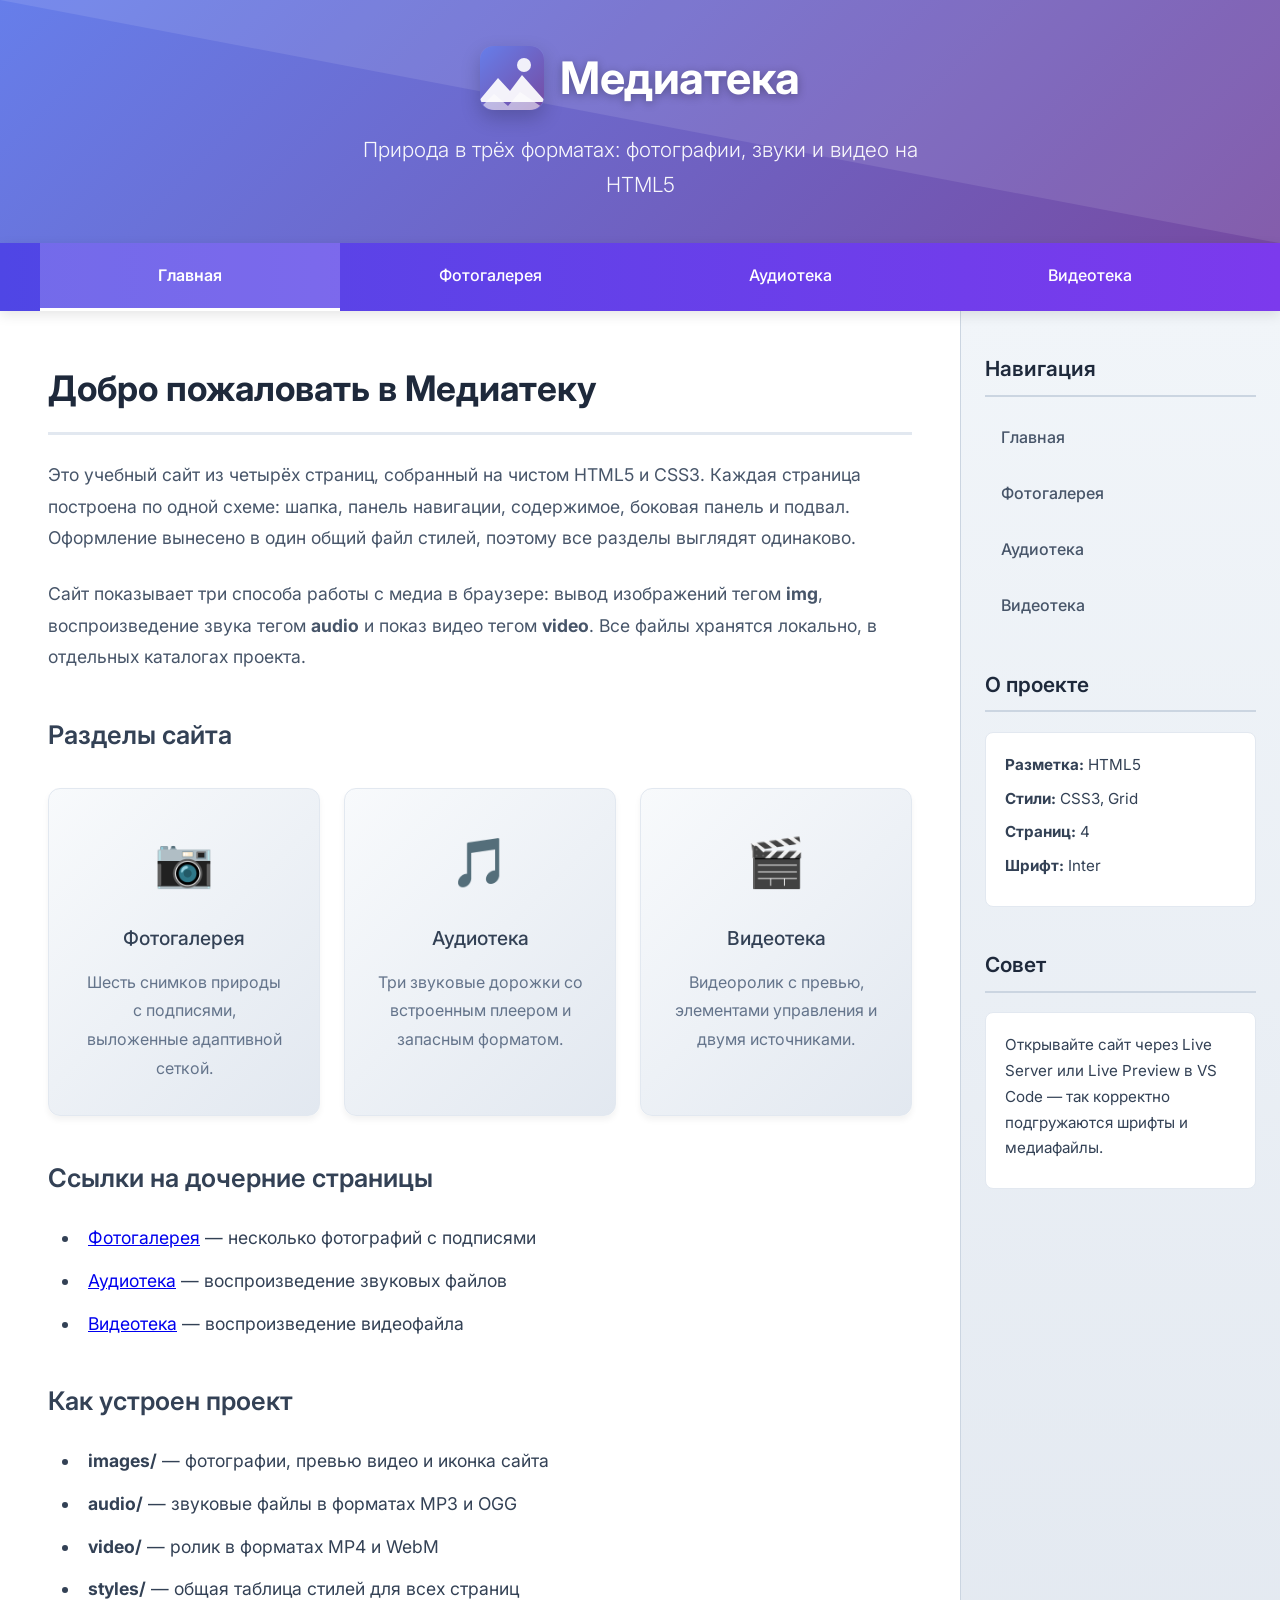
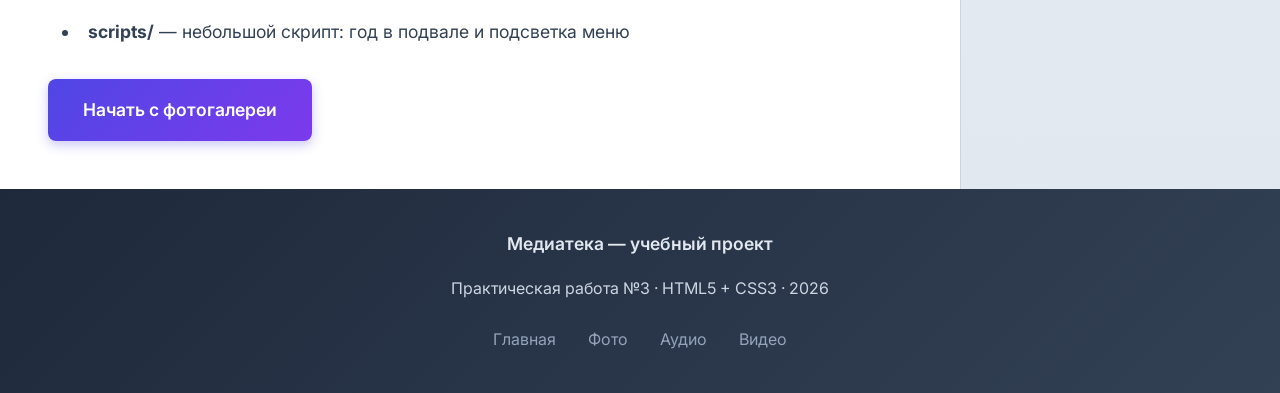
<file: index.html>
<!DOCTYPE html>
<html lang="ru">
<head>
    <meta charset="UTF-8">
    <meta name="viewport" content="width=device-width, initial-scale=1.0">
    <meta name="description" content="Медиатека — учебный сайт из четырёх страниц: фотогалерея, аудиотека и видеотека.">
    <title>Медиатека — главная</title>
    <link rel="icon" type="image/svg+xml" href="images/favicon.svg">
    <link rel="preconnect" href="https://fonts.googleapis.com">
    <link rel="preconnect" href="https://fonts.gstatic.com" crossorigin>
    <link rel="stylesheet" href="styles/styles.css">
    <script src="scripts/script.js" defer></script>
</head>
<body>
<div class="container">

    <header>
        <div class="header-content">
            <div class="logo">
                <img src="images/favicon.svg" alt="Логотип сайта Медиатека" width="64" height="64">
                <h1>Медиатека</h1>
            </div>
            <p>Природа в трёх форматах: фотографии, звуки и видео на HTML5</p>
        </div>
    </header>

    <nav>
        <ul>
            <li><a href="index.html" class="nav-link active">Главная</a></li>
            <li><a href="photo.html" class="nav-link">Фотогалерея</a></li>
            <li><a href="audio.html" class="nav-link">Аудиотека</a></li>
            <li><a href="video.html" class="nav-link">Видеотека</a></li>
        </ul>
    </nav>

    <main class="content">
        <h2>Добро пожаловать в Медиатеку</h2>
        <p>
            Это учебный сайт из четырёх страниц, собранный на чистом HTML5 и CSS3.
            Каждая страница построена по одной схеме: шапка, панель навигации,
            содержимое, боковая панель и подвал. Оформление вынесено в один общий
            файл стилей, поэтому все разделы выглядят одинаково.
        </p>
        <p>
            Сайт показывает три способа работы с медиа в браузере: вывод изображений
            тегом <strong>img</strong>, воспроизведение звука тегом <strong>audio</strong>
            и показ видео тегом <strong>video</strong>. Все файлы хранятся локально,
            в отдельных каталогах проекта.
        </p>

        <h3>Разделы сайта</h3>
        <div class="features-grid">
            <div class="feature-card">
                <div class="feature-icon">📷</div>
                <h4>Фотогалерея</h4>
                <p>Шесть снимков природы с подписями, выложенные адаптивной сеткой.</p>
            </div>
            <div class="feature-card">
                <div class="feature-icon">🎵</div>
                <h4>Аудиотека</h4>
                <p>Три звуковые дорожки со встроенным плеером и запасным форматом.</p>
            </div>
            <div class="feature-card">
                <div class="feature-icon">🎬</div>
                <h4>Видеотека</h4>
                <p>Видеоролик с превью, элементами управления и двумя источниками.</p>
            </div>
        </div>

        <h3>Ссылки на дочерние страницы</h3>
        <ul class="page-list">
            <li><a href="photo.html">Фотогалерея</a> — несколько фотографий с подписями</li>
            <li><a href="audio.html">Аудиотека</a> — воспроизведение звуковых файлов</li>
            <li><a href="video.html">Видеотека</a> — воспроизведение видеофайла</li>
        </ul>

        <h3>Как устроен проект</h3>
        <ul class="page-list">
            <li><strong>images/</strong> — фотографии, превью видео и иконка сайта</li>
            <li><strong>audio/</strong> — звуковые файлы в форматах MP3 и OGG</li>
            <li><strong>video/</strong> — ролик в форматах MP4 и WebM</li>
            <li><strong>styles/</strong> — общая таблица стилей для всех страниц</li>
            <li><strong>scripts/</strong> — небольшой скрипт: год в подвале и подсветка меню</li>
        </ul>

        <a href="photo.html" class="btn primary-btn">Начать с фотогалереи</a>
    </main>

    <aside class="sidebar">
        <section class="sidebar-section">
            <h3>Навигация</h3>
            <ul class="sidebar-links">
                <li><a href="index.html">Главная</a></li>
                <li><a href="photo.html">Фотогалерея</a></li>
                <li><a href="audio.html">Аудиотека</a></li>
                <li><a href="video.html">Видеотека</a></li>
            </ul>
        </section>

        <section class="sidebar-section">
            <h3>О проекте</h3>
            <div class="tech-info">
                <p><strong>Разметка:</strong> HTML5</p>
                <p><strong>Стили:</strong> CSS3, Grid</p>
                <p><strong>Страниц:</strong> 4</p>
                <p><strong>Шрифт:</strong> Inter</p>
            </div>
        </section>

        <section class="sidebar-section">
            <h3>Совет</h3>
            <div class="tech-info">
                <p>Открывайте сайт через Live Server или Live Preview в VS Code — так корректно подгружаются шрифты и медиафайлы.</p>
            </div>
        </section>
    </aside>

    <footer>
        <div class="footer-content">
            <p>Медиатека — учебный проект</p>
            <p>Практическая работа №3 · HTML5 + CSS3 · <span id="year">2026</span></p>
            <div class="footer-links">
                <a href="index.html">Главная</a>
                <a href="photo.html">Фото</a>
                <a href="audio.html">Аудио</a>
                <a href="video.html">Видео</a>
            </div>
        </div>
    </footer>

</div>
</body>
</html>
</file>
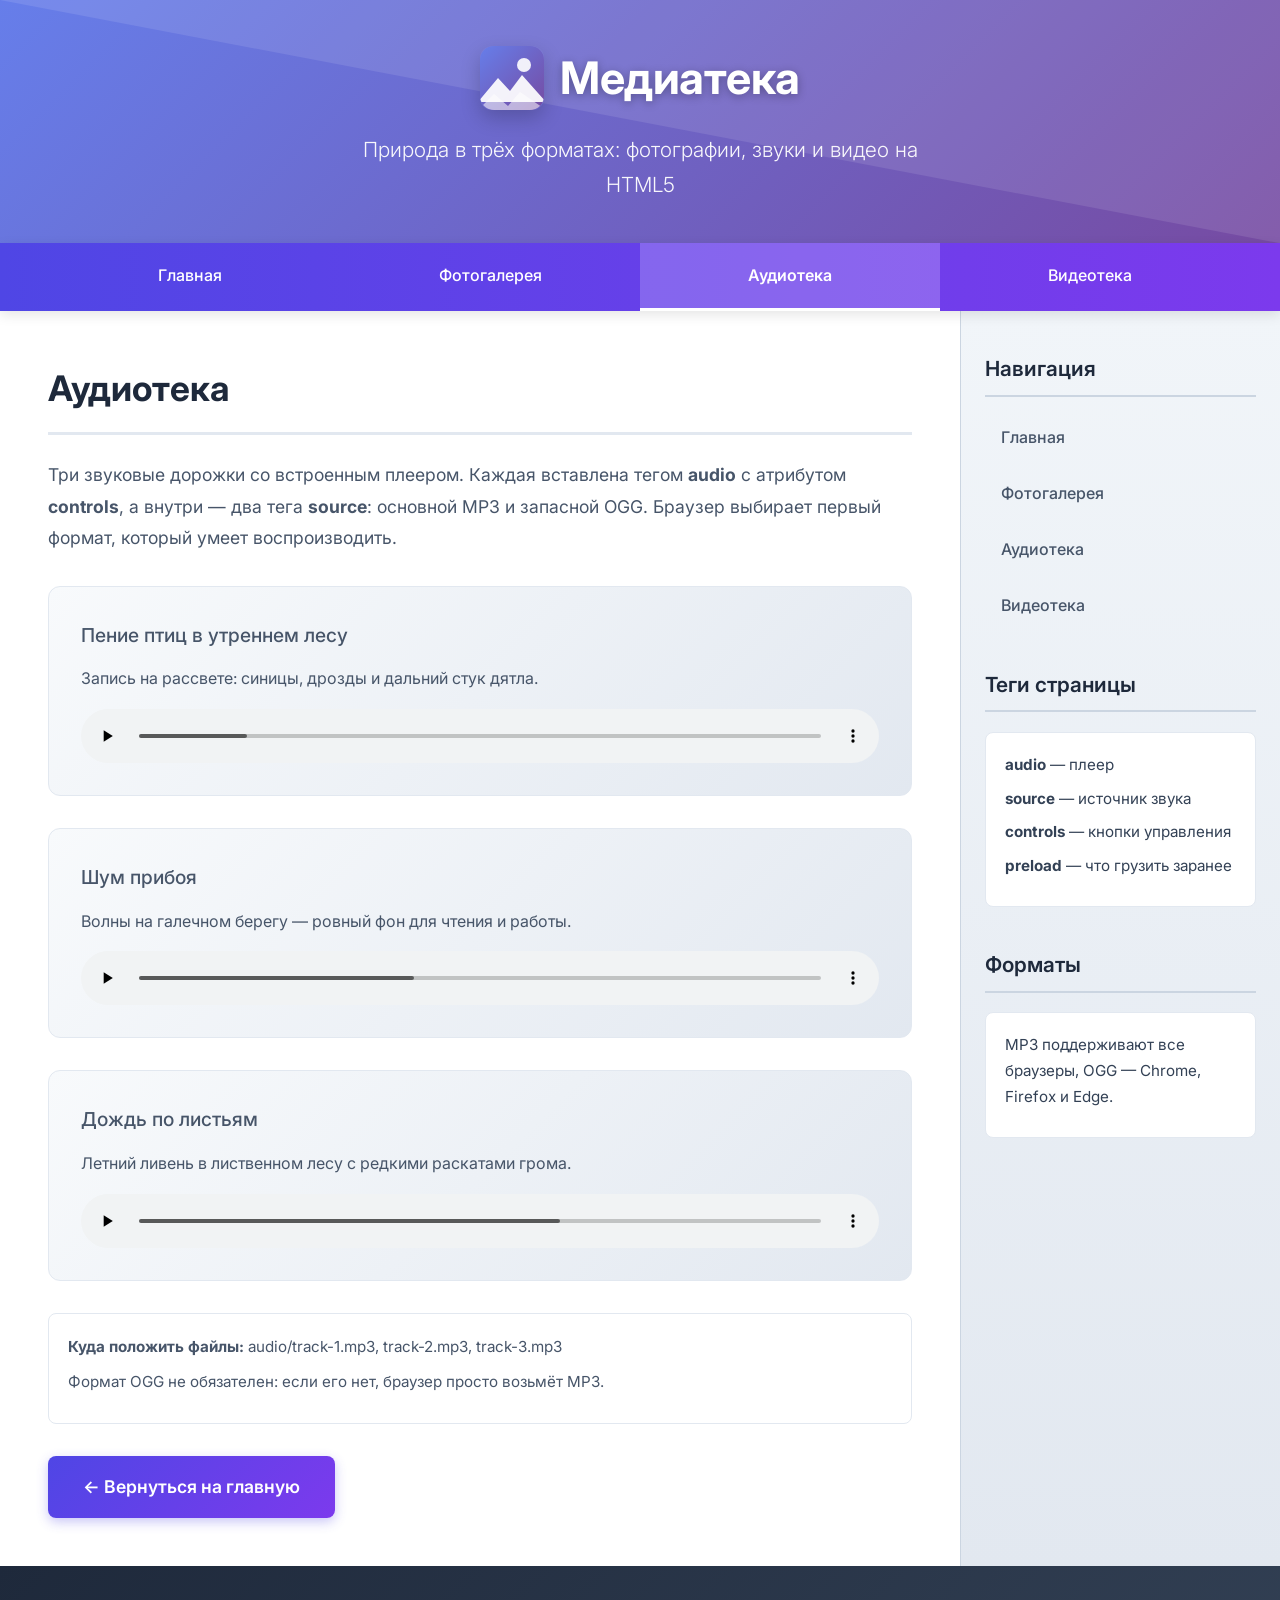
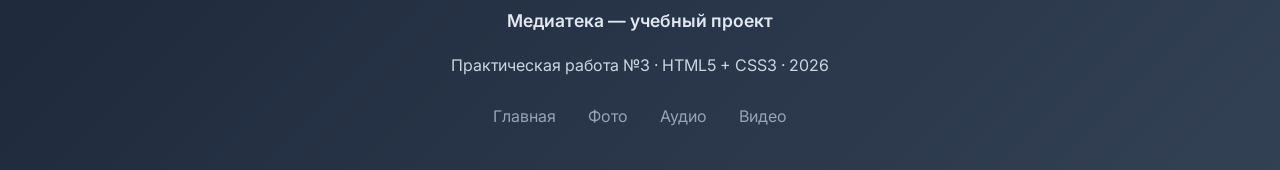
<file: audio.html>
<!DOCTYPE html>
<html lang="ru">
<head>
    <meta charset="UTF-8">
    <meta name="viewport" content="width=device-width, initial-scale=1.0">
    <meta name="description" content="Аудиотека Медиатеки: три звуковые дорожки со встроенным плеером HTML5.">
    <title>Медиатека — аудиотека</title>
    <link rel="icon" type="image/svg+xml" href="images/favicon.svg">
    <link rel="preconnect" href="https://fonts.googleapis.com">
    <link rel="preconnect" href="https://fonts.gstatic.com" crossorigin>
    <link rel="stylesheet" href="styles/styles.css">
    <script src="scripts/script.js" defer></script>
</head>
<body>
<div class="container">

    <header>
        <div class="header-content">
            <div class="logo">
                <img src="images/favicon.svg" alt="Логотип сайта Медиатека" width="64" height="64">
                <h1>Медиатека</h1>
            </div>
            <p>Природа в трёх форматах: фотографии, звуки и видео на HTML5</p>
        </div>
    </header>

    <nav>
        <ul>
            <li><a href="index.html" class="nav-link">Главная</a></li>
            <li><a href="photo.html" class="nav-link">Фотогалерея</a></li>
            <li><a href="audio.html" class="nav-link active">Аудиотека</a></li>
            <li><a href="video.html" class="nav-link">Видеотека</a></li>
        </ul>
    </nav>

    <main class="content">
        <h2>Аудиотека</h2>
        <p>
            Три звуковые дорожки со встроенным плеером. Каждая вставлена тегом
            <strong>audio</strong> с атрибутом <strong>controls</strong>, а внутри —
            два тега <strong>source</strong>: основной MP3 и запасной OGG.
            Браузер выбирает первый формат, который умеет воспроизводить.
        </p>

        <div class="media-block">
            <h4>Пение птиц в утреннем лесу</h4>
            <p>Запись на рассвете: синицы, дрозды и дальний стук дятла.</p>
            <audio controls preload="metadata">
                <source src="audio/track-1.mp3" type="audio/mpeg">
                <source src="audio/track-1.ogg" type="audio/ogg">
                Ваш браузер не поддерживает элемент audio.
                <a href="audio/track-1.mp3">Скачать файл</a>.
            </audio>
        </div>

        <div class="media-block">
            <h4>Шум прибоя</h4>
            <p>Волны на галечном берегу — ровный фон для чтения и работы.</p>
            <audio controls preload="metadata">
                <source src="audio/track-2.mp3" type="audio/mpeg">
                <source src="audio/track-2.ogg" type="audio/ogg">
                Ваш браузер не поддерживает элемент audio.
                <a href="audio/track-2.mp3">Скачать файл</a>.
            </audio>
        </div>

        <div class="media-block">
            <h4>Дождь по листьям</h4>
            <p>Летний ливень в лиственном лесу с редкими раскатами грома.</p>
            <audio controls preload="metadata">
                <source src="audio/track-3.mp3" type="audio/mpeg">
                <source src="audio/track-3.ogg" type="audio/ogg">
                Ваш браузер не поддерживает элемент audio.
                <a href="audio/track-3.mp3">Скачать файл</a>.
            </audio>
        </div>

        <div class="tech-info">
            <p><strong>Куда положить файлы:</strong> audio/track-1.mp3, track-2.mp3, track-3.mp3</p>
            <p>Формат OGG не обязателен: если его нет, браузер просто возьмёт MP3.</p>
        </div>

        <a href="index.html" class="btn primary-btn">← Вернуться на главную</a>
    </main>

    <aside class="sidebar">
        <section class="sidebar-section">
            <h3>Навигация</h3>
            <ul class="sidebar-links">
                <li><a href="index.html">Главная</a></li>
                <li><a href="photo.html">Фотогалерея</a></li>
                <li><a href="audio.html">Аудиотека</a></li>
                <li><a href="video.html">Видеотека</a></li>
            </ul>
        </section>

        <section class="sidebar-section">
            <h3>Теги страницы</h3>
            <div class="tech-info">
                <p><strong>audio</strong> — плеер</p>
                <p><strong>source</strong> — источник звука</p>
                <p><strong>controls</strong> — кнопки управления</p>
                <p><strong>preload</strong> — что грузить заранее</p>
            </div>
        </section>

        <section class="sidebar-section">
            <h3>Форматы</h3>
            <div class="tech-info">
                <p>MP3 поддерживают все браузеры, OGG — Chrome, Firefox и Edge.</p>
            </div>
        </section>
    </aside>

    <footer>
        <div class="footer-content">
            <p>Медиатека — учебный проект</p>
            <p>Практическая работа №3 · HTML5 + CSS3 · <span id="year">2026</span></p>
            <div class="footer-links">
                <a href="index.html">Главная</a>
                <a href="photo.html">Фото</a>
                <a href="audio.html">Аудио</a>
                <a href="video.html">Видео</a>
            </div>
        </div>
    </footer>

</div>
</body>
</html>
</file>
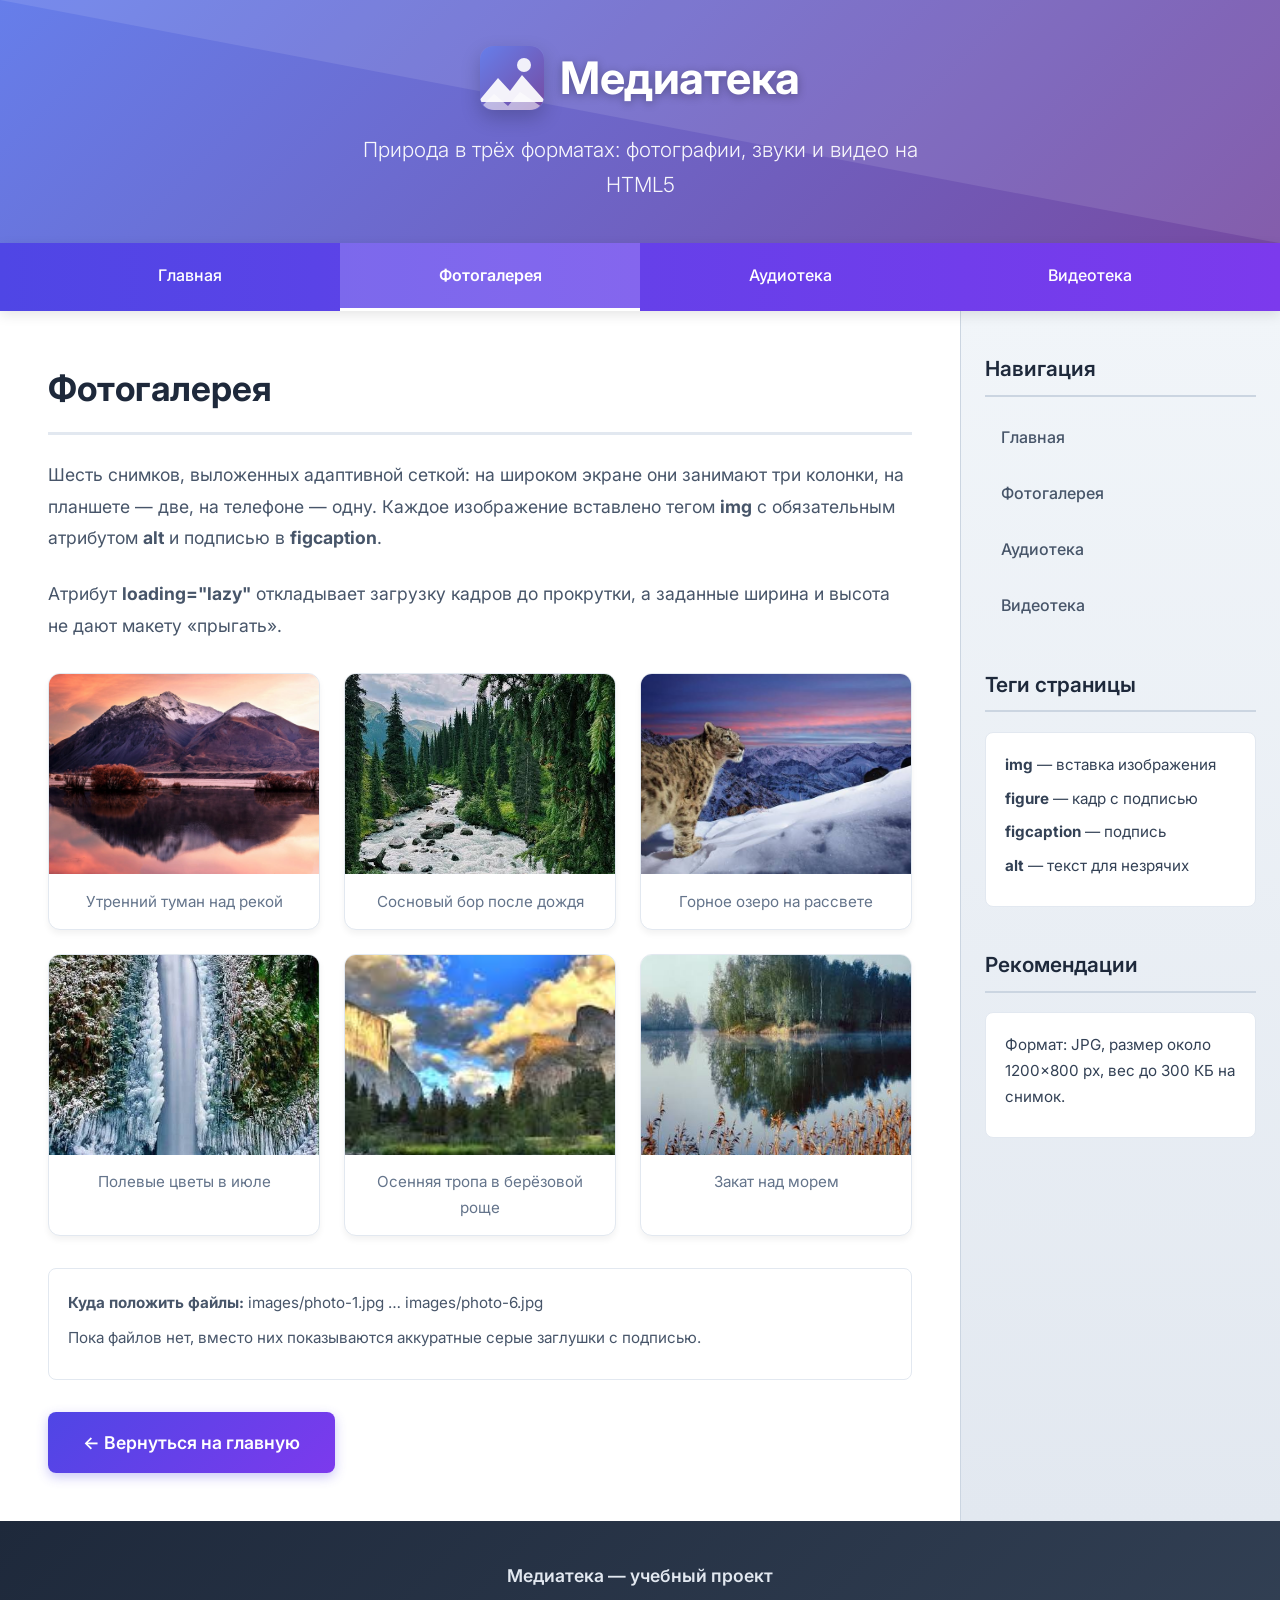
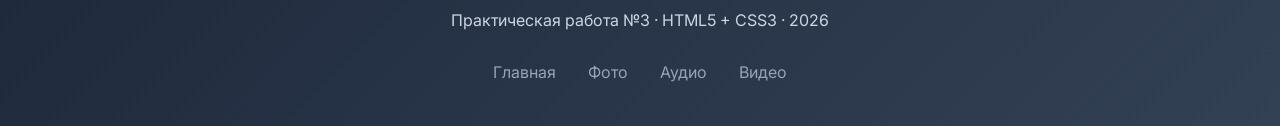
<file: photo.html>
<!DOCTYPE html>
<html lang="ru">
<head>
    <meta charset="UTF-8">
    <meta name="viewport" content="width=device-width, initial-scale=1.0">
    <meta name="description" content="Фотогалерея Медиатеки: шесть фотографий природы с подписями.">
    <title>Медиатека — фотогалерея</title>
    <link rel="icon" type="image/svg+xml" href="images/favicon.svg">
    <link rel="preconnect" href="https://fonts.googleapis.com">
    <link rel="preconnect" href="https://fonts.gstatic.com" crossorigin>
    <link rel="stylesheet" href="styles/styles.css">
    <script src="scripts/script.js" defer></script>
</head>
<body>
<div class="container">

    <header>
        <div class="header-content">
            <div class="logo">
                <img src="images/favicon.svg" alt="Логотип сайта Медиатека" width="64" height="64">
                <h1>Медиатека</h1>
            </div>
            <p>Природа в трёх форматах: фотографии, звуки и видео на HTML5</p>
        </div>
    </header>

    <nav>
        <ul>
            <li><a href="index.html" class="nav-link">Главная</a></li>
            <li><a href="photo.html" class="nav-link active">Фотогалерея</a></li>
            <li><a href="audio.html" class="nav-link">Аудиотека</a></li>
            <li><a href="video.html" class="nav-link">Видеотека</a></li>
        </ul>
    </nav>

    <main class="content">
        <h2>Фотогалерея</h2>
        <p>
            Шесть снимков, выложенных адаптивной сеткой: на широком экране они
            занимают три колонки, на планшете — две, на телефоне — одну.
            Каждое изображение вставлено тегом <strong>img</strong> с обязательным
            атрибутом <strong>alt</strong> и подписью в <strong>figcaption</strong>.
        </p>
        <p>
            Атрибут <strong>loading="lazy"</strong> откладывает загрузку кадров до
            прокрутки, а заданные ширина и высота не дают макету «прыгать».
        </p>

        <div class="gallery">
            <figure>
                <img src="images/photo-1.jpg" alt="Утренний туман над рекой" width="600" height="400" loading="lazy">
                <figcaption>Утренний туман над рекой</figcaption>
            </figure>
            <figure>
                <img src="images/photo-2.jpg" alt="Сосновый бор после дождя" width="600" height="400" loading="lazy">
                <figcaption>Сосновый бор после дождя</figcaption>
            </figure>
            <figure>
                <img src="images/photo-3.jpg" alt="Горное озеро на рассвете" width="600" height="400" loading="lazy">
                <figcaption>Горное озеро на рассвете</figcaption>
            </figure>
            <figure>
                <img src="images/photo-4.jpg" alt="Полевые цветы в июле" width="600" height="400" loading="lazy">
                <figcaption>Полевые цветы в июле</figcaption>
            </figure>
            <figure>
                <img src="images/photo-5.jpg" alt="Осенняя тропа в берёзовой роще" width="600" height="400" loading="lazy">
                <figcaption>Осенняя тропа в берёзовой роще</figcaption>
            </figure>
            <figure>
                <img src="images/photo-6.jpg" alt="Закат над морем" width="600" height="400" loading="lazy">
                <figcaption>Закат над морем</figcaption>
            </figure>
        </div>

        <div class="tech-info">
            <p><strong>Куда положить файлы:</strong> images/photo-1.jpg … images/photo-6.jpg</p>
            <p>Пока файлов нет, вместо них показываются аккуратные серые заглушки с подписью.</p>
        </div>

        <a href="index.html" class="btn primary-btn">← Вернуться на главную</a>
    </main>

    <aside class="sidebar">
        <section class="sidebar-section">
            <h3>Навигация</h3>
            <ul class="sidebar-links">
                <li><a href="index.html">Главная</a></li>
                <li><a href="photo.html">Фотогалерея</a></li>
                <li><a href="audio.html">Аудиотека</a></li>
                <li><a href="video.html">Видеотека</a></li>
            </ul>
        </section>

        <section class="sidebar-section">
            <h3>Теги страницы</h3>
            <div class="tech-info">
                <p><strong>img</strong> — вставка изображения</p>
                <p><strong>figure</strong> — кадр с подписью</p>
                <p><strong>figcaption</strong> — подпись</p>
                <p><strong>alt</strong> — текст для незрячих</p>
            </div>
        </section>

        <section class="sidebar-section">
            <h3>Рекомендации</h3>
            <div class="tech-info">
                <p>Формат: JPG, размер около 1200×800 px, вес до 300 КБ на снимок.</p>
            </div>
        </section>
    </aside>

    <footer>
        <div class="footer-content">
            <p>Медиатека — учебный проект</p>
            <p>Практическая работа №3 · HTML5 + CSS3 · <span id="year">2026</span></p>
            <div class="footer-links">
                <a href="index.html">Главная</a>
                <a href="photo.html">Фото</a>
                <a href="audio.html">Аудио</a>
                <a href="video.html">Видео</a>
            </div>
        </div>
    </footer>

</div>
</body>
</html>
</file>
<file: styles/styles.css>
@import url('https://fonts.googleapis.com/css2?family=Inter:wght@300;400;500;600;700&display=swap');

/* исправлено: добавлен селектор * (без него правило не работало) */
* {
    margin: 0;
    padding: 0;
    box-sizing: border-box;
}

body {
    font-family: 'Inter', 'Segoe UI', Tahoma, Geneva, Verdana, sans-serif;
    background-color: #f8fafc;
    color: #334155;
    line-height: 1.7;
    font-size: 16px;
    font-weight: 400;
}

.container {
    display: grid;
    grid-template-areas:
        "header header"
        "nav nav"
        "content sidebar"
        "footer footer";
    grid-template-columns: 3fr 1fr;
    grid-template-rows: auto auto 1fr auto;
    min-height: 100vh;
    max-width: 1400px;
    margin: 0 auto;
    background-color: #ffffff;
    box-shadow: 0 0 30px rgba(0, 0, 0, 0.08);
}

header {
    grid-area: header;
    background: linear-gradient(135deg, #667eea 0%, #764ba2 100%);
    color: white;
    padding: 2.5rem 3rem;
    position: relative;
    overflow: hidden;
}

header::before {
    content: '';
    position: absolute;
    top: 0;
    left: 0;
    right: 0;
    bottom: 0;
    /* исправлено: корректно закодированный data-URI (рисунок тот же) */
    background: url('data:image/svg+xml,%3Csvg xmlns="http://www.w3.org/2000/svg" viewBox="0 0 100 100" preserveAspectRatio="none"%3E%3Cpath d="M0,0 L100,0 L100,100 Z" fill="rgba(255,255,255,0.1)"/%3E%3C/svg%3E');
    background-size: cover;
}

.header-content {
    position: relative;
    z-index: 2;
    text-align: center;
}

.logo {
    display: flex;
    align-items: center;
    justify-content: center;
    gap: 1rem;
    margin-bottom: 1rem;
}

.logo img {
    border-radius: 12px;
    box-shadow: 0 8px 20px rgba(0, 0, 0, 0.2);
    transition: transform 0.3s ease;
}

.logo img:hover {
    transform: rotate(5deg) scale(1.05);
}

header h1 {
    font-size: 2.8rem;
    font-weight: 700;
    letter-spacing: -0.5px;
    text-shadow: 0 2px 10px rgba(0, 0, 0, 0.3);
}

header p {
    font-size: 1.3rem;
    opacity: 0.95;
    font-weight: 300;
    max-width: 600px;
    margin: 0 auto;
}

nav {
    grid-area: nav;
    background: linear-gradient(to right, #4f46e5, #7c3aed);
    padding: 0;
    box-shadow: 0 4px 12px rgba(0, 0, 0, 0.1);
}

nav ul {
    display: flex;
    list-style: none;
    justify-content: center;
    flex-wrap: wrap;
    max-width: 1200px;
    margin: 0 auto;
}

nav li {
    flex: 1;
    text-align: center;
    min-width: 120px;
}

.nav-link {
    display: block;
    color: white;
    text-decoration: none;
    font-weight: 500;
    padding: 1.2rem 1.5rem;
    transition: all 0.3s ease;
    position: relative;
    border-bottom: 3px solid transparent;
}

.nav-link:hover {
    background-color: rgba(255, 255, 255, 0.15);
    border-bottom-color: rgba(255, 255, 255, 0.5);
}

.nav-link.active {
    background-color: rgba(255, 255, 255, 0.2);
    border-bottom-color: white;
    font-weight: 600;
}

.content {
    grid-area: content;
    padding: 3rem;
    background-color: #ffffff;
}

.content h2 {
    color: #1e293b;
    margin-bottom: 1.5rem;
    font-size: 2.2rem;
    font-weight: 700;
    border-bottom: 3px solid #e2e8f0;
    padding-bottom: 0.8rem;
}

.content h3 {
    color: #334155;
    margin: 2.5rem 0 1.5rem;
    font-size: 1.6rem;
    font-weight: 600;
}

.content h4 {
    color: #475569;
    margin: 1.2rem 0 0.8rem;
    font-size: 1.2rem;
    font-weight: 500;
}

.content p {
    margin-bottom: 1.5rem;
    font-size: 1.1rem;
    line-height: 1.8;
    color: #475569;
}

.page-list {
    margin-left: 2rem;
    margin-bottom: 2rem;
}

.page-list li {
    margin-bottom: 0.8rem;
    font-size: 1.1rem;
    padding-left: 0.5rem;
}

.features-grid {
    display: grid;
    grid-template-columns: repeat(auto-fit, minmax(250px, 1fr));
    gap: 1.5rem;
    margin: 2rem 0;
}

.feature-card {
    background: linear-gradient(135deg, #f8fafc 0%, #e2e8f0 100%);
    padding: 2rem;
    border-radius: 12px;
    text-align: center;
    border: 1px solid #e2e8f0;
    transition: all 0.3s ease;
    box-shadow: 0 4px 6px rgba(0, 0, 0, 0.05);
}

.feature-card:hover {
    transform: translateY(-5px);
    box-shadow: 0 10px 25px rgba(0, 0, 0, 0.1);
    border-color: #cbd5e1;
}

.feature-icon {
    font-size: 3rem;
    margin-bottom: 1rem;
}

.feature-card h4 {
    color: #334155;
    margin-bottom: 0.8rem;
}

.feature-card p {
    font-size: 1rem;
    color: #64748b;
    margin-bottom: 0;
}

.sidebar {
    grid-area: sidebar;
    background: linear-gradient(180deg, #f1f5f9 0%, #e2e8f0 100%);
    padding: 2.5rem 1.5rem;
    border-left: 1px solid #cbd5e1;
}

.sidebar-section {
    margin-bottom: 2.5rem;
}

.sidebar h3 {
    color: #1e293b;
    margin-bottom: 1.2rem;
    font-size: 1.3rem;
    font-weight: 600;
    border-bottom: 2px solid #cbd5e1;
    padding-bottom: 0.5rem;
}

.sidebar-links {
    list-style: none;
}

.sidebar-links li {
    margin-bottom: 0.8rem;
}

.sidebar-links a {
    color: #475569;
    text-decoration: none;
    font-weight: 500;
    padding: 0.5rem 0.8rem;
    border-radius: 6px;
    display: block;
    transition: all 0.3s ease;
    border-left: 3px solid transparent;
}

.sidebar-links a:hover {
    background-color: #e2e8f0;
    color: #334155;
    border-left-color: #4f46e5;
}

.tech-info {
    background-color: white;
    padding: 1.2rem;
    border-radius: 8px;
    border: 1px solid #e2e8f0;
}

.tech-info p {
    margin-bottom: 0.5rem;
    font-size: 0.95rem;
}

footer {
    grid-area: footer;
    background: linear-gradient(135deg, #1e293b 0%, #334155 100%);
    color: #cbd5e1;
    padding: 2.5rem;
}

.footer-content {
    max-width: 1200px;
    margin: 0 auto;
    text-align: center;
}

.footer-content p {
    margin-bottom: 1rem;
    font-size: 1rem;
}

.footer-content p:first-child {
    font-weight: 600;
    color: #e2e8f0;
    font-size: 1.1rem;
}

.footer-links {
    margin-top: 1.5rem;
    display: flex;
    justify-content: center;
    gap: 2rem;
    flex-wrap: wrap;
}

.footer-links a {
    color: #94a3b8;
    text-decoration: none;
    transition: color 0.3s ease;
}

.footer-links a:hover {
    color: #e2e8f0;
}

.btn {
    display: inline-block;
    padding: 1rem 2.2rem;
    border-radius: 8px;
    text-decoration: none;
    font-weight: 600;
    font-size: 1.1rem;
    transition: all 0.3s ease;
    border: none;
    cursor: pointer;
    text-align: center;
}

.primary-btn {
    background: linear-gradient(135deg, #4f46e5 0%, #7c3aed 100%);
    color: white;
    box-shadow: 0 4px 12px rgba(79, 70, 229, 0.3);
}

.primary-btn:hover {
    transform: translateY(-2px);
    box-shadow: 0 6px 20px rgba(79, 70, 229, 0.4);
}

@media (max-width: 1024px) {
    .container {
        grid-template-areas:
            "header"
            "nav"
            "content"
            "sidebar"
            "footer";
        grid-template-columns: 1fr;
    }

    .sidebar {
        border-left: none;
        border-top: 1px solid #cbd5e1;
    }

    header {
        padding: 2rem;
    }

    header h1 {
        font-size: 2.4rem;
    }
}

@media (max-width: 768px) {
    .content {
        padding: 2rem;
    }

    nav ul {
        flex-direction: column;
    }

    nav li {
        min-width: auto;
    }

    .features-grid {
        grid-template-columns: 1fr;
    }

    .logo {
        flex-direction: column;
        text-align: center;
    }

    header h1 {
        font-size: 2rem;
    }

    header p {
        font-size: 1.1rem;
    }

    .footer-links {
        flex-direction: column;
        gap: 1rem;
    }
}

@media (max-width: 480px) {
    .content {
        padding: 1.5rem;
    }

    header {
        padding: 1.5rem;
    }

    header h1 {
        font-size: 1.8rem;
    }

    .content h2 {
        font-size: 1.8rem;
    }

    .content h3 {
        font-size: 1.4rem;
    }
}

/* ============================================================
   ДОПОЛНЕНИЯ: только то, чего не хватало для страниц
   с фотографиями, звуком и видео. Палитра та же.
   ============================================================ */

nav {
    position: sticky;
    top: 0;
    z-index: 10;
}

.gallery {
    display: grid;
    grid-template-columns: repeat(auto-fit, minmax(250px, 1fr));
    gap: 1.5rem;
    margin: 2rem 0;
}

.gallery figure {
    background-color: #ffffff;
    border: 1px solid #e2e8f0;
    border-radius: 12px;
    overflow: hidden;
    box-shadow: 0 4px 6px rgba(0, 0, 0, 0.05);
    transition: all 0.3s ease;
}

.gallery figure:hover {
    transform: translateY(-5px);
    box-shadow: 0 10px 25px rgba(0, 0, 0, 0.1);
    border-color: #cbd5e1;
}

.gallery img {
    display: block;
    width: 100%;
    height: 200px;
    object-fit: cover;
}

.gallery figcaption {
    padding: 0.9rem 1rem;
    text-align: center;
    font-size: 0.95rem;
    color: #64748b;
}

.media-block {
    background: linear-gradient(135deg, #f8fafc 0%, #e2e8f0 100%);
    border: 1px solid #e2e8f0;
    border-radius: 12px;
    padding: 2rem;
    margin: 2rem 0;
}

.media-block h4 {
    margin-top: 0;
}

.media-block p {
    font-size: 1rem;
    margin-bottom: 1rem;
}

.media-block audio,
.media-block video {
    display: block;
    width: 100%;
    border-radius: 8px;
}

.content .tech-info {
    margin: 2rem 0;
}
</file>
